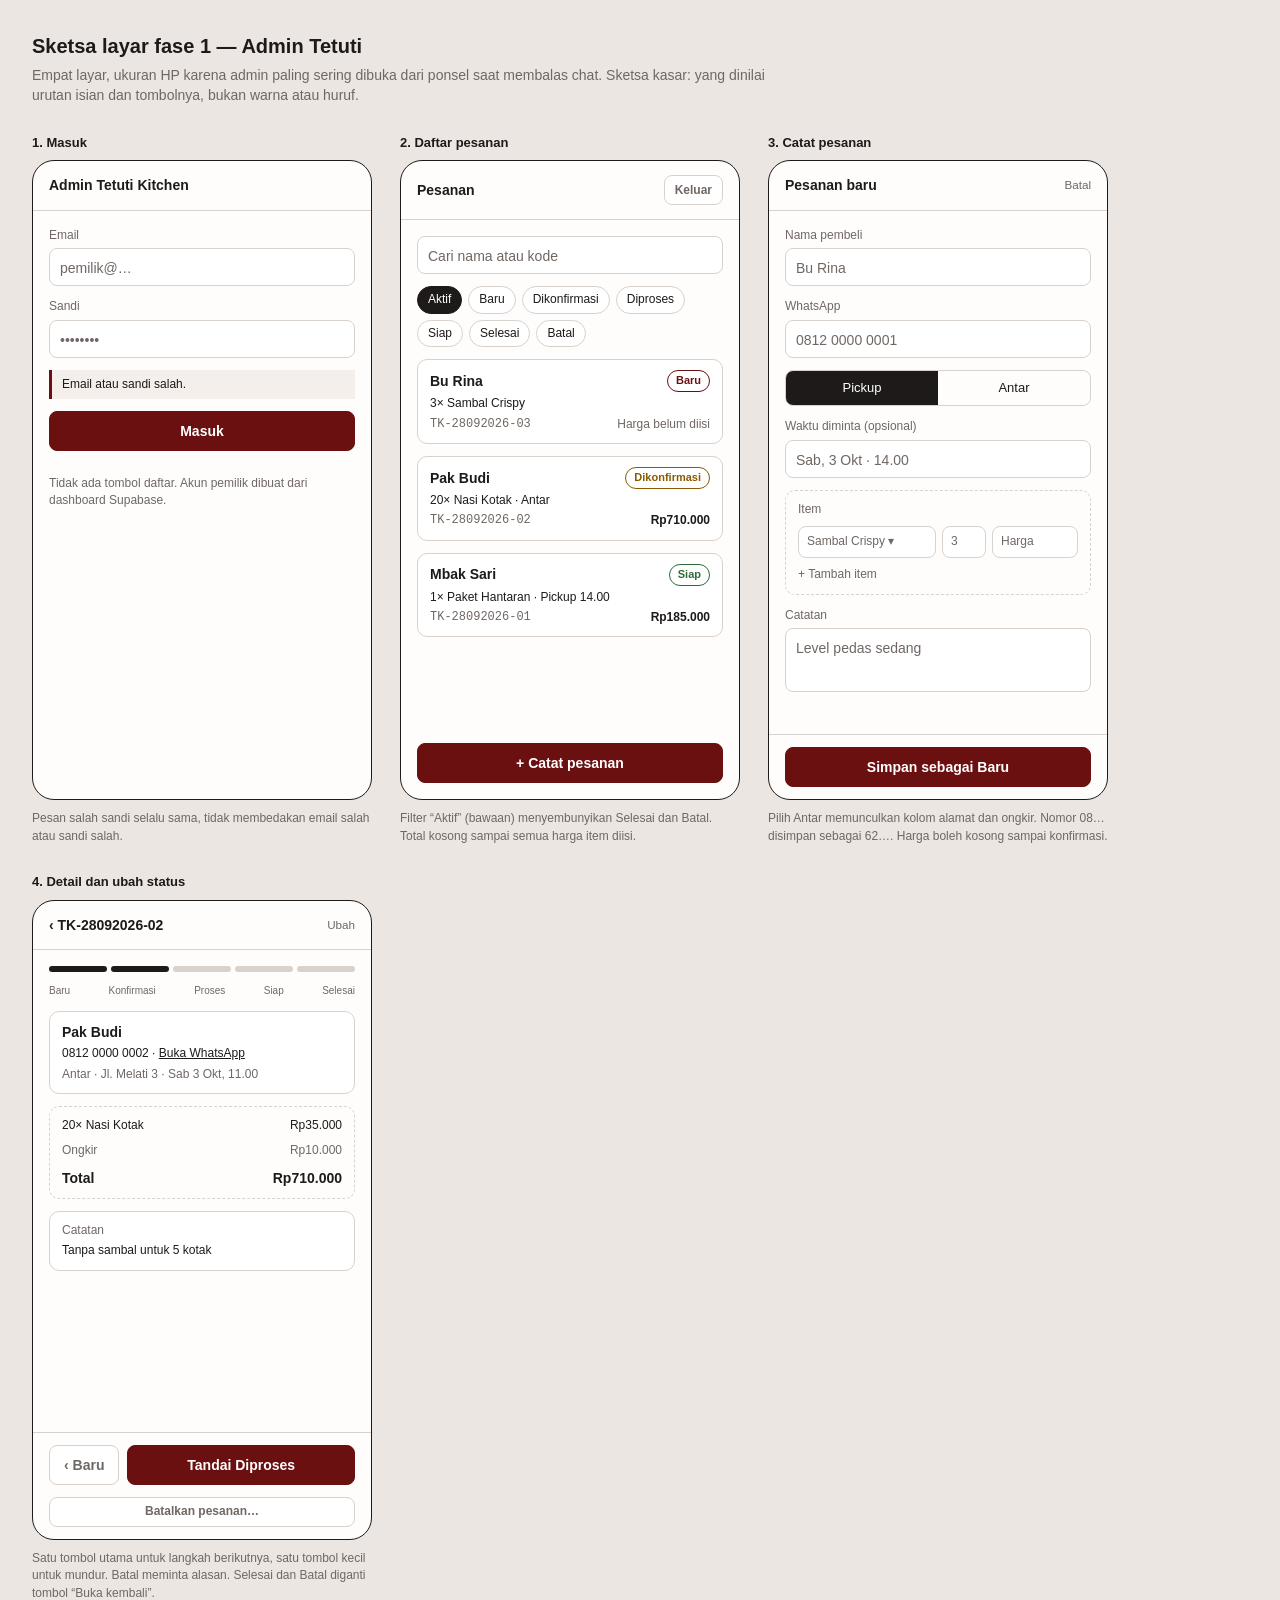
<file: docs/wireframe-fase1.html>
<!DOCTYPE html>
<html lang="id">
  <head>
    <meta charset="UTF-8" />
    <meta name="viewport" content="width=device-width, initial-scale=1" />
    <title>Sketsa layar fase 1 — Admin Tetuti</title>
    <style>
      :root {
        --ink: #1d1a19;
        --muted: #6f6763;
        --line: #d8d1cc;
        --fill: #f4efeb;
        --paper: #fffdfb;
        --brand: #6a1010;
        --ok: #2f6b3a;
        --warn: #8a5a00;
      }
      * { box-sizing: border-box; }
      body {
        margin: 0;
        padding: 32px;
        background: #ebe6e2;
        color: var(--ink);
        font: 14px/1.45 -apple-system, "Segoe UI", Roboto, sans-serif;
      }
      h1 { margin: 0 0 4px; font-size: 20px; }
      .lead { margin: 0 0 28px; color: var(--muted); max-width: 760px; }
      .board { display: flex; gap: 28px; flex-wrap: wrap; align-items: flex-start; }
      .screen { width: 340px; }
      .screen-title { margin: 0 0 8px; font-size: 13px; font-weight: 600; }
      .screen-note { margin: 10px 0 0; font-size: 12px; color: var(--muted); }
      .phone {
        min-height: 640px;
        border: 1.5px solid var(--ink);
        border-radius: 22px;
        background: var(--paper);
        overflow: hidden;
        display: flex;
        flex-direction: column;
      }
      .bar {
        display: flex;
        align-items: center;
        justify-content: space-between;
        gap: 8px;
        padding: 14px 16px;
        border-bottom: 1px solid var(--line);
        font-weight: 600;
      }
      .bar small { font-weight: 400; color: var(--muted); }
      .body { padding: 16px; display: flex; flex-direction: column; gap: 12px; flex: 1; }
      .field { display: flex; flex-direction: column; gap: 4px; }
      .label { font-size: 12px; color: var(--muted); }
      .input {
        height: 38px;
        border: 1px solid var(--line);
        border-radius: 8px;
        background: #fff;
        padding: 9px 10px;
        color: var(--muted);
      }
      .input.tall { height: 64px; }
      .btn {
        display: inline-flex;
        align-items: center;
        justify-content: center;
        height: 40px;
        padding: 0 14px;
        border-radius: 8px;
        border: 1px solid var(--ink);
        background: #fff;
        font-weight: 600;
        white-space: nowrap;
      }
      .btn.primary { background: var(--brand); border-color: var(--brand); color: #fff; }
      .btn.small { height: 30px; padding: 0 10px; font-size: 12px; }
      .btn.ghost { border-color: var(--line); color: var(--muted); }
      .btn.full { width: 100%; }
      .row { display: flex; gap: 8px; align-items: center; }
      .row.between { justify-content: space-between; }
      .chips { display: flex; gap: 6px; flex-wrap: wrap; }
      .chip {
        padding: 4px 10px;
        border: 1px solid var(--line);
        border-radius: 999px;
        font-size: 12px;
        background: #fff;
      }
      .chip.on { background: var(--ink); border-color: var(--ink); color: #fff; }
      .order {
        border: 1px solid var(--line);
        border-radius: 10px;
        padding: 10px 12px;
        background: #fff;
        display: flex;
        flex-direction: column;
        gap: 3px;
      }
      .code { font-family: ui-monospace, Menlo, monospace; font-size: 12px; color: var(--muted); }
      .status {
        font-size: 11px;
        font-weight: 600;
        padding: 2px 8px;
        border-radius: 999px;
        border: 1px solid currentColor;
      }
      .s-baru { color: var(--brand); }
      .s-konfirmasi { color: var(--warn); }
      .s-siap { color: var(--ok); }
      .muted { color: var(--muted); }
      .small { font-size: 12px; }
      .box {
        border: 1px dashed var(--line);
        border-radius: 10px;
        padding: 10px 12px;
        display: flex;
        flex-direction: column;
        gap: 8px;
      }
      .item { display: grid; grid-template-columns: 1fr 44px 86px; gap: 6px; align-items: center; }
      .item .input { height: 32px; padding: 6px 8px; font-size: 12px; }
      .seg { display: flex; border: 1px solid var(--line); border-radius: 8px; overflow: hidden; }
      .seg span { flex: 1; text-align: center; padding: 8px; font-size: 13px; }
      .seg .on { background: var(--ink); color: #fff; }
      .steps { display: flex; gap: 4px; }
      .steps span {
        flex: 1;
        height: 6px;
        border-radius: 3px;
        background: var(--line);
      }
      .steps .done { background: var(--ink); }
      .step-labels { display: flex; justify-content: space-between; font-size: 10px; color: var(--muted); }
      .total { display: flex; justify-content: space-between; font-weight: 600; }
      .foot { padding: 12px 16px; border-top: 1px solid var(--line); display: flex; gap: 8px; }
      .error {
        border-left: 3px solid var(--brand);
        padding: 6px 10px;
        background: var(--fill);
        font-size: 12px;
      }
      .fab-space { margin-top: auto; }
    </style>
  </head>
  <body>
    <h1>Sketsa layar fase 1 — Admin Tetuti</h1>
    <p class="lead">
      Empat layar, ukuran HP karena admin paling sering dibuka dari ponsel saat
      membalas chat. Sketsa kasar: yang dinilai urutan isian dan tombolnya,
      bukan warna atau huruf.
    </p>

    <div class="board">
      <section class="screen">
        <p class="screen-title">1. Masuk</p>
        <div class="phone">
          <div class="bar">Admin Tetuti Kitchen</div>
          <div class="body">
            <div class="field">
              <span class="label">Email</span>
              <div class="input">pemilik@…</div>
            </div>
            <div class="field">
              <span class="label">Sandi</span>
              <div class="input">••••••••</div>
            </div>
            <div class="error">Email atau sandi salah.</div>
            <div class="btn primary full">Masuk</div>
            <p class="small muted">
              Tidak ada tombol daftar. Akun pemilik dibuat dari dashboard Supabase.
            </p>
          </div>
        </div>
        <p class="screen-note">
          Pesan salah sandi selalu sama, tidak membedakan email salah atau sandi salah.
        </p>
      </section>

      <section class="screen">
        <p class="screen-title">2. Daftar pesanan</p>
        <div class="phone">
          <div class="bar">
            Pesanan
            <span class="btn small ghost">Keluar</span>
          </div>
          <div class="body">
            <div class="input">Cari nama atau kode</div>
            <div class="chips">
              <span class="chip on">Aktif</span>
              <span class="chip">Baru</span>
              <span class="chip">Dikonfirmasi</span>
              <span class="chip">Diproses</span>
              <span class="chip">Siap</span>
              <span class="chip">Selesai</span>
              <span class="chip">Batal</span>
            </div>
            <div class="order">
              <div class="row between">
                <strong>Bu Rina</strong>
                <span class="status s-baru">Baru</span>
              </div>
              <span class="small">3× Sambal Crispy</span>
              <div class="row between">
                <span class="code">TK-28092026-03</span>
                <span class="small muted">Harga belum diisi</span>
              </div>
            </div>
            <div class="order">
              <div class="row between">
                <strong>Pak Budi</strong>
                <span class="status s-konfirmasi">Dikonfirmasi</span>
              </div>
              <span class="small">20× Nasi Kotak · Antar</span>
              <div class="row between">
                <span class="code">TK-28092026-02</span>
                <strong class="small">Rp710.000</strong>
              </div>
            </div>
            <div class="order">
              <div class="row between">
                <strong>Mbak Sari</strong>
                <span class="status s-siap">Siap</span>
              </div>
              <span class="small">1× Paket Hantaran · Pickup 14.00</span>
              <div class="row between">
                <span class="code">TK-28092026-01</span>
                <strong class="small">Rp185.000</strong>
              </div>
            </div>
            <div class="btn primary full fab-space">+ Catat pesanan</div>
          </div>
        </div>
        <p class="screen-note">
          Filter “Aktif” (bawaan) menyembunyikan Selesai dan Batal. Total kosong
          sampai semua harga item diisi.
        </p>
      </section>

      <section class="screen">
        <p class="screen-title">3. Catat pesanan</p>
        <div class="phone">
          <div class="bar">
            Pesanan baru
            <small>Batal</small>
          </div>
          <div class="body">
            <div class="field">
              <span class="label">Nama pembeli</span>
              <div class="input">Bu Rina</div>
            </div>
            <div class="field">
              <span class="label">WhatsApp</span>
              <div class="input">0812 0000 0001</div>
            </div>
            <div class="seg"><span class="on">Pickup</span><span>Antar</span></div>
            <div class="field">
              <span class="label">Waktu diminta (opsional)</span>
              <div class="input">Sab, 3 Okt · 14.00</div>
            </div>
            <div class="box">
              <span class="label">Item</span>
              <div class="item">
                <div class="input">Sambal Crispy ▾</div>
                <div class="input">3</div>
                <div class="input">Harga</div>
              </div>
              <span class="small muted">+ Tambah item</span>
            </div>
            <div class="field">
              <span class="label">Catatan</span>
              <div class="input tall">Level pedas sedang</div>
            </div>
          </div>
          <div class="foot">
            <div class="btn primary full">Simpan sebagai Baru</div>
          </div>
        </div>
        <p class="screen-note">
          Pilih Antar memunculkan kolom alamat dan ongkir. Nomor 08… disimpan
          sebagai 62…. Harga boleh kosong sampai konfirmasi.
        </p>
      </section>

      <section class="screen">
        <p class="screen-title">4. Detail dan ubah status</p>
        <div class="phone">
          <div class="bar">
            <span>‹ TK-28092026-02</span>
            <small>Ubah</small>
          </div>
          <div class="body">
            <div class="steps">
              <span class="done"></span><span class="done"></span><span></span><span></span><span></span>
            </div>
            <div class="step-labels">
              <span>Baru</span><span>Konfirmasi</span><span>Proses</span><span>Siap</span><span>Selesai</span>
            </div>
            <div class="order">
              <strong>Pak Budi</strong>
              <span class="small">0812 0000 0002 · <u>Buka WhatsApp</u></span>
              <span class="small muted">Antar · Jl. Melati 3 · Sab 3 Okt, 11.00</span>
            </div>
            <div class="box">
              <div class="row between small"><span>20× Nasi Kotak</span><span>Rp35.000</span></div>
              <div class="row between small muted"><span>Ongkir</span><span>Rp10.000</span></div>
              <div class="total"><span>Total</span><span>Rp710.000</span></div>
            </div>
            <div class="order">
              <span class="label">Catatan</span>
              <span class="small">Tanpa sambal untuk 5 kotak</span>
            </div>
            <div class="fab-space"></div>
          </div>
          <div class="foot">
            <div class="btn ghost">‹ Baru</div>
            <div class="btn primary full">Tandai Diproses</div>
          </div>
          <div class="foot" style="border-top: 0; padding-top: 0">
            <div class="btn ghost full small">Batalkan pesanan…</div>
          </div>
        </div>
        <p class="screen-note">
          Satu tombol utama untuk langkah berikutnya, satu tombol kecil untuk
          mundur. Batal meminta alasan. Selesai dan Batal diganti tombol “Buka kembali”.
        </p>
      </section>
    </div>
  </body>
</html>
</file>
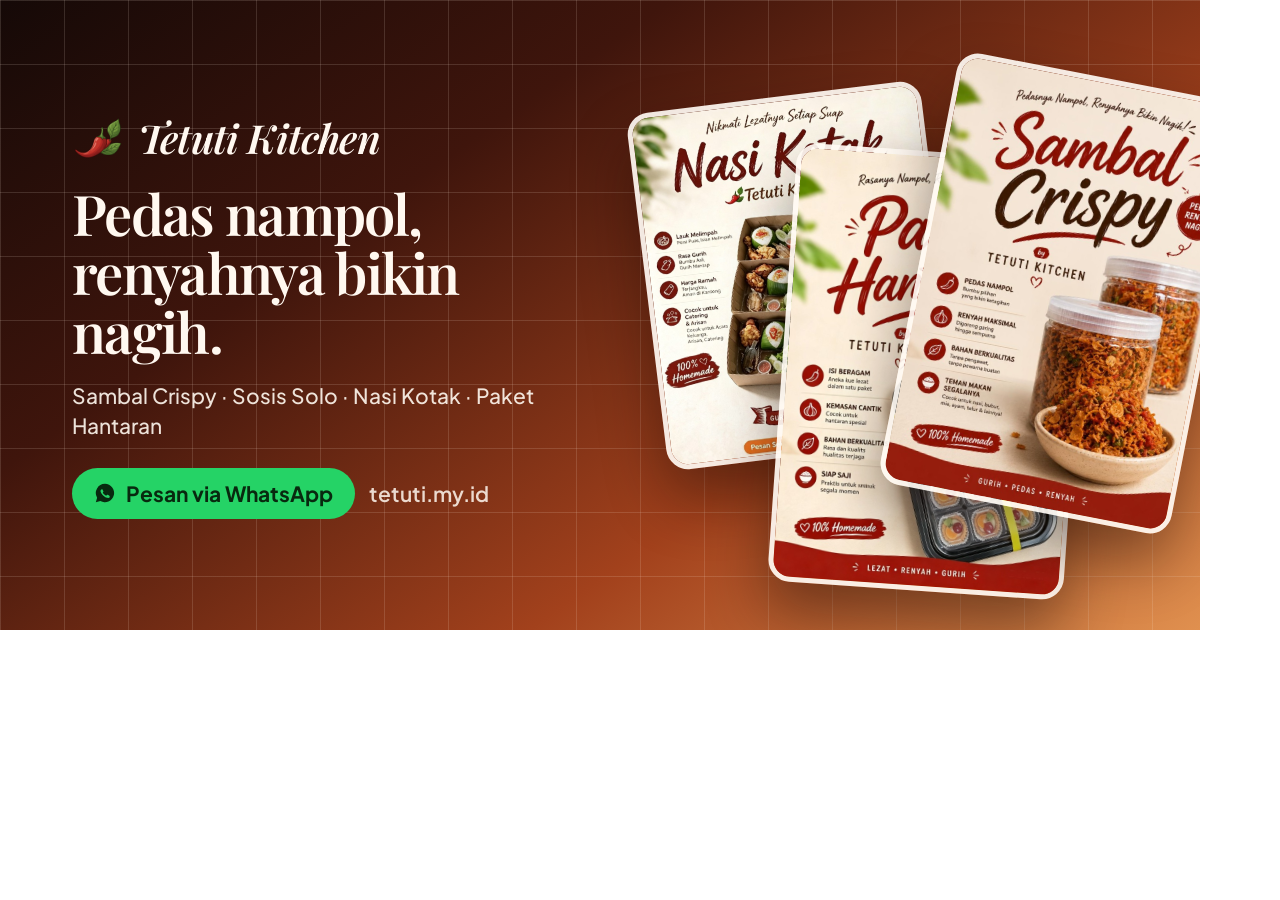
<file: tools/og-image.html>
<!DOCTYPE html>
<!--
  Sumber gambar preview link (Open Graph). Render ulang dengan:
  "/Applications/Google Chrome.app/Contents/MacOS/Google Chrome" --headless=new \
    --window-size=1200,630 --virtual-time-budget=5000 \
    --screenshot=tools/og-image.png tools/og-image.html
  lalu: sips -s format jpeg -s formatOptions 72 tools/og-image.png --out assets/og-image.jpg
-->
<html lang="id">
  <head>
    <meta charset="UTF-8" />
    <link
      href="https://fonts.googleapis.com/css2?family=Plus+Jakarta+Sans:wght@500;600;700&family=Playfair+Display:ital,wght@0,600;1,600;1,700&display=swap"
      rel="stylesheet"
    />
    <style>
      * {
        box-sizing: border-box;
      }

      body {
        margin: 0;
        width: 1200px;
        height: 630px;
        overflow: hidden;
      }

      .canvas {
        position: relative;
        width: 1200px;
        height: 630px;
        overflow: hidden;
        background: linear-gradient(145deg, #150907 0%, #3f150c 32%, #a2411c 68%, #e0904f 100%);
        font-family: "Plus Jakarta Sans", system-ui, sans-serif;
        color: #fff8f0;
      }

      .grid {
        position: absolute;
        inset: 0;
        background-image:
          linear-gradient(to right, rgba(255, 240, 225, 0.14) 1px, transparent 1px),
          linear-gradient(to bottom, rgba(255, 240, 225, 0.14) 1px, transparent 1px);
        background-size: 64px 64px;
      }

      .copy {
        position: absolute;
        left: 72px;
        top: 0;
        width: 520px;
        height: 630px;
        display: flex;
        flex-direction: column;
        justify-content: center;
        gap: 20px;
      }

      .brand {
        display: flex;
        align-items: center;
        gap: 14px;
      }

      .brand img {
        width: 52px;
        height: 52px;
      }

      .brand span {
        font-family: "Playfair Display", serif;
        font-style: italic;
        font-weight: 600;
        font-size: 40px;
        letter-spacing: -0.02em;
      }

      h1 {
        margin: 0;
        font-family: "Playfair Display", serif;
        font-weight: 600;
        font-size: 56px;
        line-height: 1.05;
        letter-spacing: -0.03em;
      }

      .menu {
        margin: 0;
        font-size: 21px;
        font-weight: 500;
        line-height: 1.45;
        color: rgba(255, 248, 240, 0.9);
      }

      .meta {
        display: flex;
        align-items: center;
        gap: 14px;
        margin-top: 6px;
      }

      .pill {
        display: flex;
        align-items: center;
        gap: 10px;
        padding: 12px 22px;
        border-radius: 999px;
        background: #25d366;
        color: #08290f;
        font-size: 21px;
        font-weight: 700;
      }

      .pill svg {
        width: 22px;
        height: 22px;
        fill: currentColor;
      }

      .domain {
        font-size: 21px;
        font-weight: 600;
        color: rgba(255, 248, 240, 0.85);
      }

      .deck {
        position: absolute;
        right: 0;
        top: 0;
        width: 560px;
        height: 630px;
      }

      .deck img {
        position: absolute;
        width: 296px;
        border-radius: 22px;
        border: 5px solid rgba(255, 250, 244, 0.92);
        box-shadow: 0 30px 60px rgba(24, 8, 4, 0.45);
      }

      .deck .a {
        left: 6px;
        top: 96px;
        rotate: -7deg;
      }

      .deck .b {
        left: 142px;
        top: 152px;
        rotate: 4deg;
      }

      .deck .c {
        left: 276px;
        top: 74px;
        rotate: 11deg;
      }
    </style>
  </head>
  <body>
    <div class="canvas">
      <div class="grid"></div>

      <div class="copy">
        <div class="brand">
          <img src="../assets/logo-cabai.png" alt="" />
          <span>Tetuti Kitchen</span>
        </div>
        <h1>Pedas nampol, renyahnya bikin nagih.</h1>
        <p class="menu">Sambal Crispy · Sosis Solo · Nasi Kotak · Paket Hantaran</p>
        <div class="meta">
          <div class="pill">
            <svg viewBox="0 0 24 24" aria-hidden="true">
              <path
                d="M12 2a10 10 0 0 0-8.6 15.1L2 22l5-1.3A10 10 0 1 0 12 2zm5.5 14.2c-.2.6-1.2 1.2-1.7 1.2-.5.1-1 .1-1.7-.1-1-.3-2.4-1-3.8-2.3-1.6-1.5-2.6-3.3-2.7-3.6-.4-.7-.6-1.4-.4-2 .1-.4.9-1.3 1.3-1.4.3-.1.7 0 .9.4l.8 1.6c.1.3.1.5 0 .7l-.4.6c-.1.2-.1.4 0 .6.3.5.8 1.2 1.5 1.8.7.6 1.3.9 1.7 1.1.2.1.4 0 .6-.1l.6-.6c.2-.2.4-.2.7-.1l1.6.8c.4.2.5.6.5.9 0 .2 0 .4-.1.5z"
              />
            </svg>
            Pesan via WhatsApp
          </div>
          <div class="domain">tetuti.my.id</div>
        </div>
      </div>

      <div class="deck">
        <img class="a" src="../assets/nasi-kotak.jpg" alt="" />
        <img class="b" src="../assets/paket-hantaran.jpg" alt="" />
        <img class="c" src="../assets/sambal-crispy.jpg" alt="" />
      </div>
    </div>
  </body>
</html>
</file>
